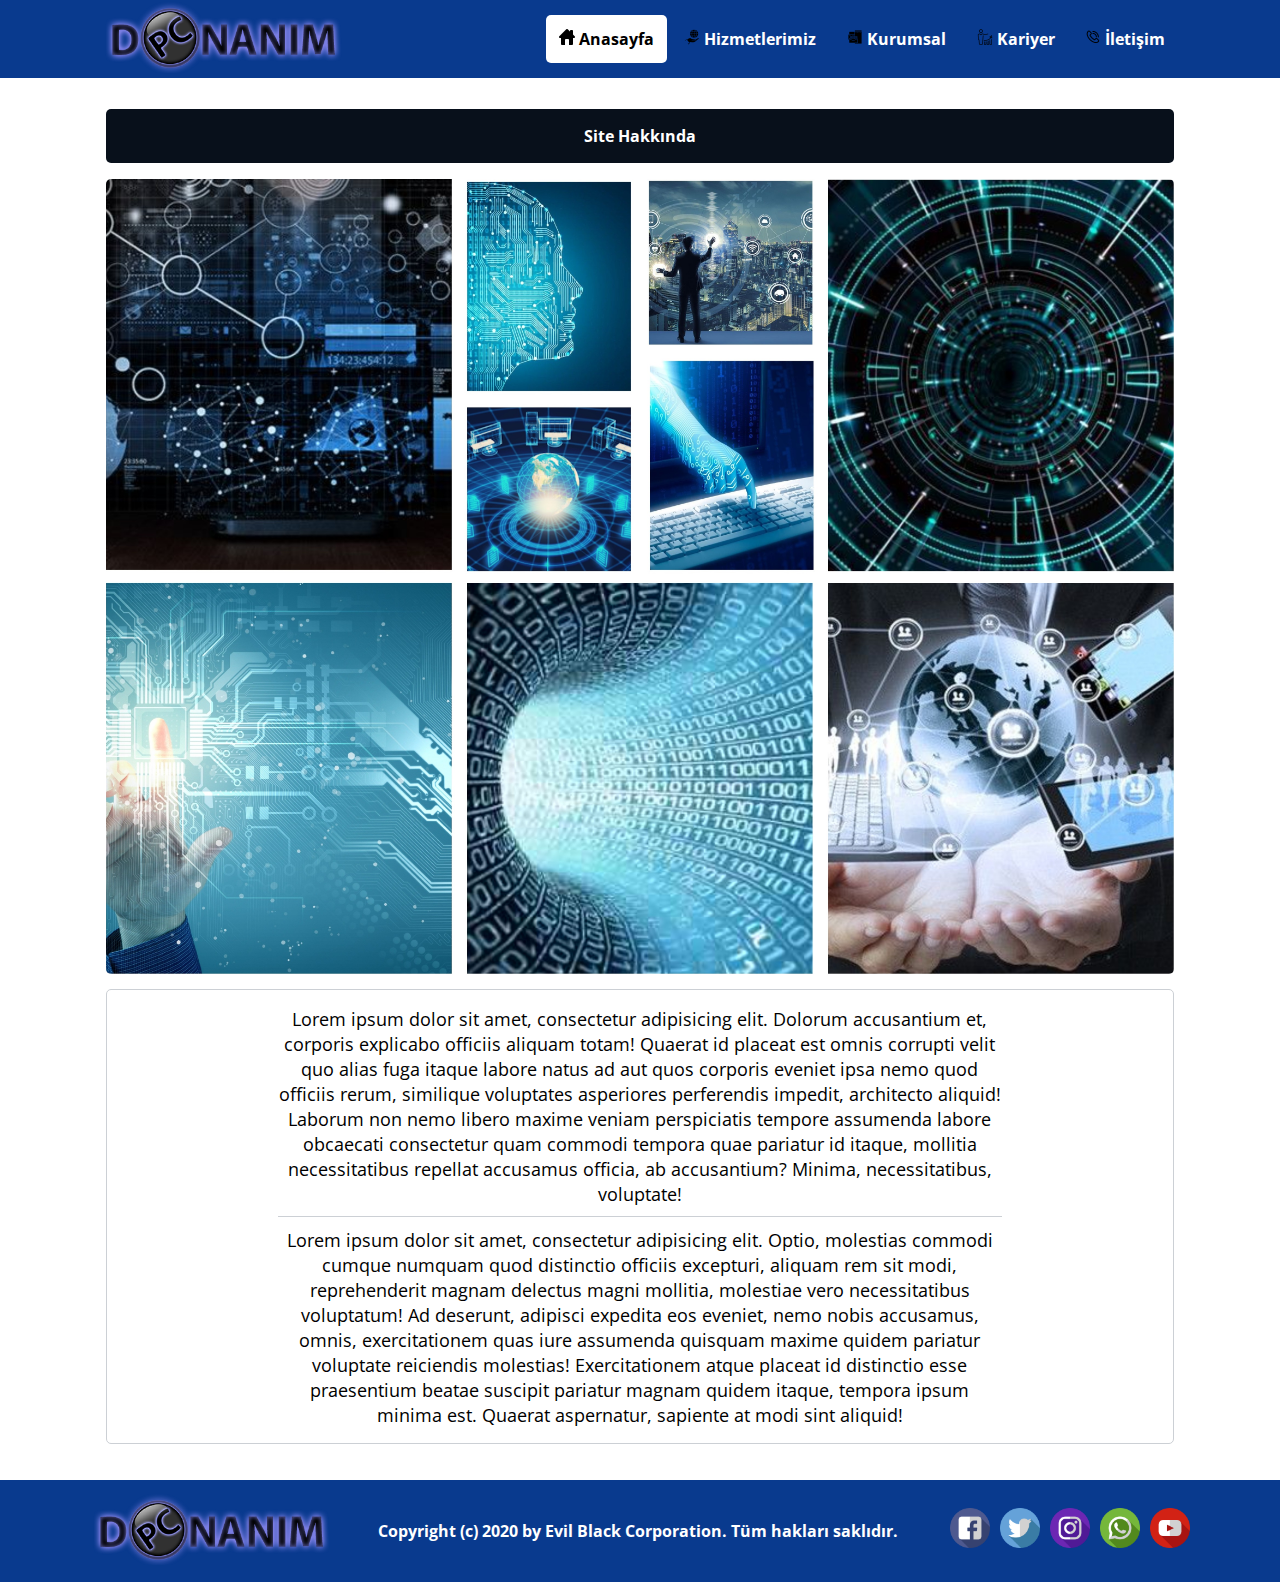
<file: index.html>
<!DOCTYPE html>
<html lang="tr" dir="ltr">
  <head>
    <meta charset="utf-8">
    <meta name="viewport" content="width=device-width, initial-scale=1.0">
    <link rel="stylesheet" href="./css/main.css">
    <link rel="stylesheet" href="./css/global.css">
    <link rel="stylesheet" media="(max-width:642px)"href="./css/mobile.css">
    <link rel="stylesheet" media="(max-width:921px)" href="./css/tablet.css">
    <link rel="preconnect" href="https://fonts.gstatic.com">
    <link href="https://fonts.googleapis.com/css2?family=Open+Sans:wght@400;700&display=swap" rel="stylesheet">
    <title>Donanım PC - Anasayfa</title>
  </head>
  <body>
    <!-- Header Başlangıç -->
    <header class="bg-dark-color">
      <div class="container">
        <nav id="navbar">
          <a href = "./index.html"><img src="img/logo.png" alt="Site Logo" class="logo" height="73px"></a>


          <ul>
            <li><a href="./index.html" class="anasayfa active"><img src="./img/home-icon.png" alt="" class="nav-icon">Anasayfa</a></li>
            <li><a href="./hizmetlerimiz.html" class="hizmetler not-active"><img src="./img/services-icon.png" class="nav-icon" alt="">Hizmetlerimiz</a></li>
            <li><a href="./kurumsal.html" class="kurumsal"><img src="./img/corporate-icon.png" class="nav-icon" alt="">Kurumsal</a></li>
            <li><a href="./kariyer.html" class="kariyer"><img src="./img/career-icon.png" class="nav-icon" alt="">Kariyer</a></li>
            <li><a href="./iletisim.html" class="iletisim.html"><img src="./img/communication-icon.png" class="nav-icon" alt="">İletişim</a></li>
          </ul>
        </nav>

      </div>
    </header>
    <!-- Header Son -->

    <div class="body-container">

    <section class="ana-icerik">
      <h1 class="ana-tanimlayici-baslik" style="margin-bottom: 1rem;">Site Hakkında</h1>
      <img src="./img/ana-icerik.jpg" alt="Tanıtıcı Resim" width="100%" class="tanitici-resim">
      <article class="ana-yazi">
        <p class="para para1">
          Lorem ipsum dolor sit amet, consectetur adipisicing elit. Dolorum accusantium et, corporis explicabo officiis aliquam totam! Quaerat id placeat est omnis corrupti velit quo alias fuga itaque labore natus ad aut quos corporis eveniet ipsa nemo quod officiis rerum, similique voluptates asperiores perferendis impedit, architecto aliquid! Laborum non nemo libero maxime veniam perspiciatis tempore assumenda labore obcaecati consectetur quam commodi tempora quae pariatur id itaque, mollitia necessitatibus repellat accusamus officia, ab accusantium? Minima, necessitatibus, voluptate!
        </p>

        <p class="para para2">
          Lorem ipsum dolor sit amet, consectetur adipisicing elit. Optio, molestias commodi cumque numquam quod distinctio officiis excepturi, aliquam rem sit modi, reprehenderit magnam delectus magni mollitia, molestiae vero necessitatibus voluptatum! Ad deserunt, adipisci expedita eos eveniet, nemo nobis accusamus, omnis, exercitationem quas iure assumenda quisquam maxime quidem pariatur voluptate reiciendis molestias! Exercitationem atque placeat id distinctio esse praesentium beatae suscipit pariatur magnam quidem itaque, tempora ipsum minima est. Quaerat aspernatur, sapiente at modi sint aliquid!
        </p>
      </article>
    </section>

  </div>
      <!-- Footer Başlangıç-->
      <footer id="bottom-side" class="bg-dark-color">
        <div class="footer-container">
          <div class="footer-icerik">
            <a href = "./index.html"><img src="img/logo.png" alt="Site Logo" class="logo" height="73px"></a>


            Copyright (c) 2020 by Evil Black Corporation. Tüm hakları saklıdır.

            <!-- Sosyal Medya-->
            <ul class="social-main">
              <li class="social"><a target="_blank"  href="https://www.facebook.com"><img class="social-icon social-facebook" src="./img/social-media-icons/facebook.png" alt="Facebook"></a></li>
              <li class="social"><a target="_blank"  href="https://www.twitter.com"><img class="social-icon social-twitter" src="./img/social-media-icons/twitter.png" alt="Twitter"></a></li>
              <li class="social"><a target="_blank"  href="https://www.instagram.com"><img class="social-icon social-instagram" src="./img/social-media-icons/instagram.png"  alt="Instagram"></a></li>
              <li class="social"><a target="_blank"  href="https://www.whatsapp.com"><img class="social-icon social-whatsapp" src="./img/social-media-icons/whatsapp.png" alt="WhatsApp"></a></li>
              <li class="social"><a target="_blank"  href="https://www.youtube.com"><img class="social-icon social-youtube" src="./img/social-media-icons/youtube.png" alt="YouTube"></a></li>
            </ul>
            <!-- Sosyal Medya-->
          </div>
        </div>
      </footer>
      <!-- Footer Son -->
  </body>
</html>
</file>
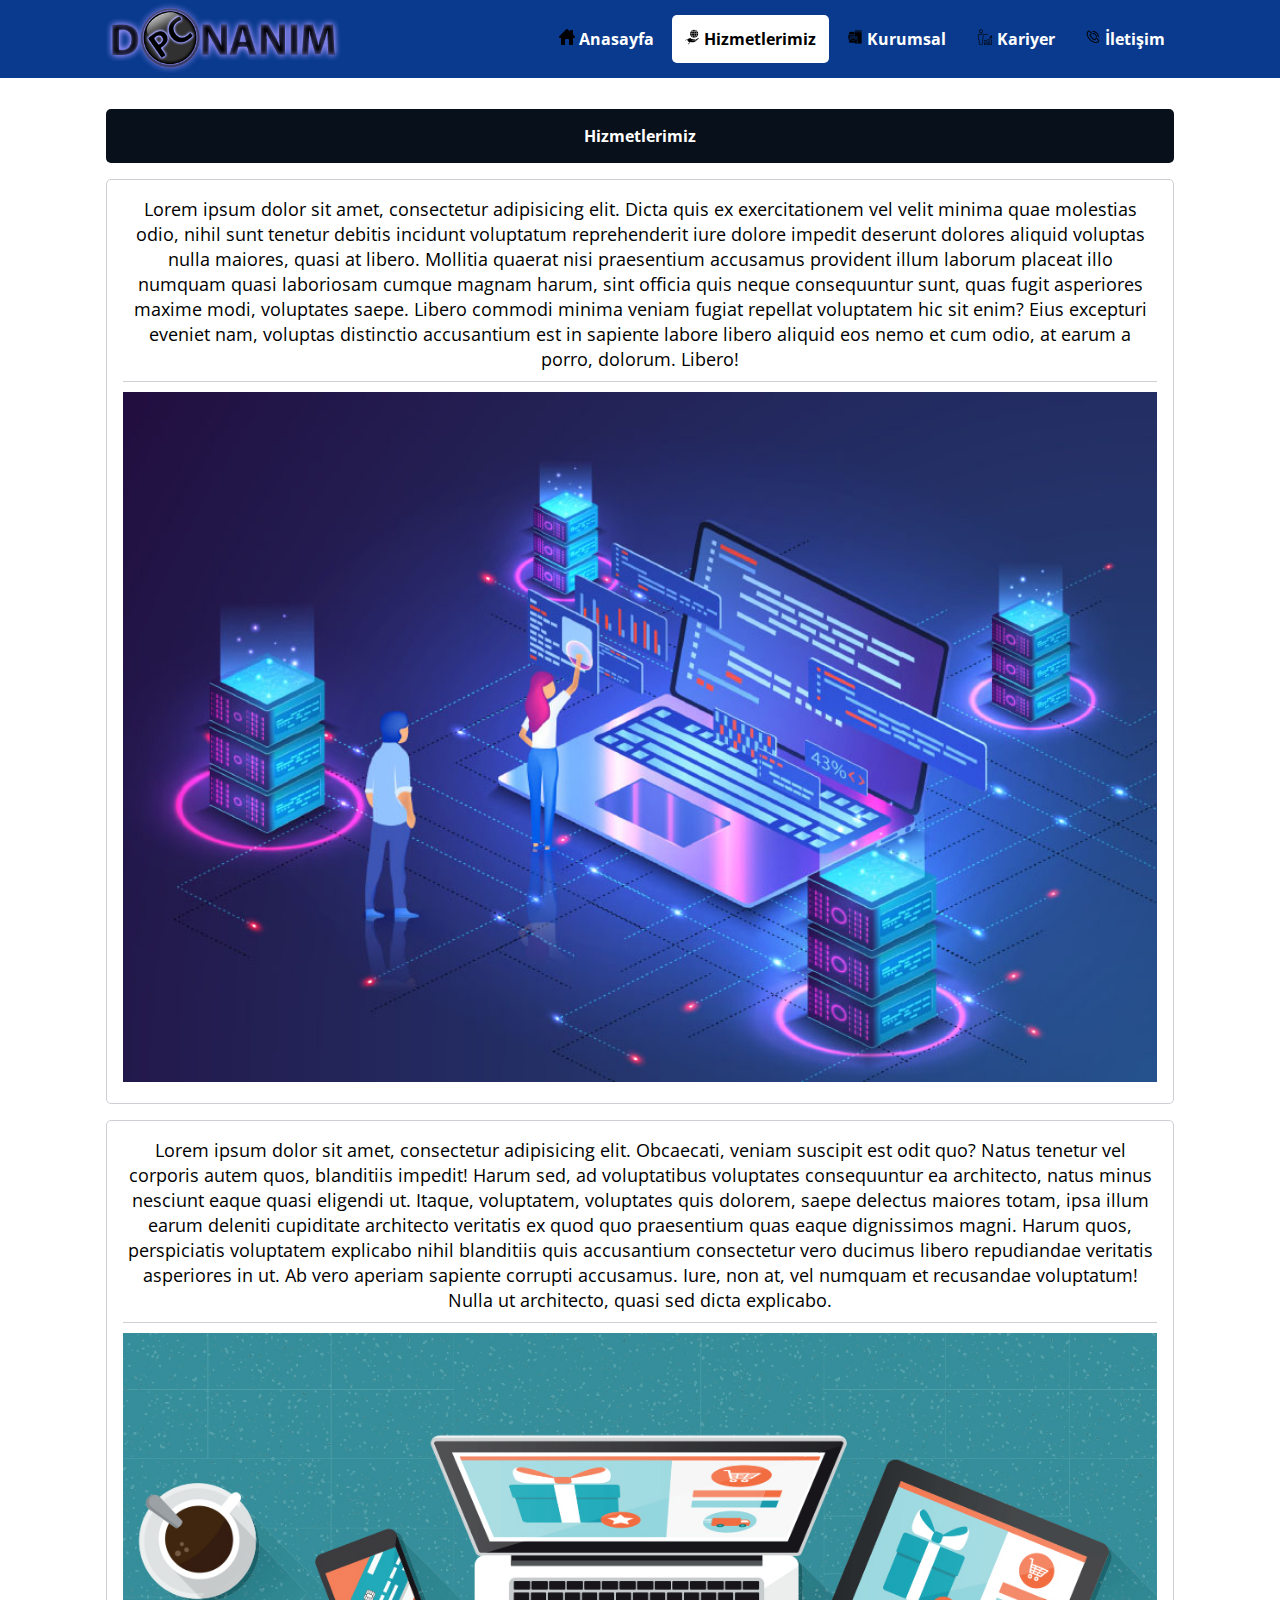
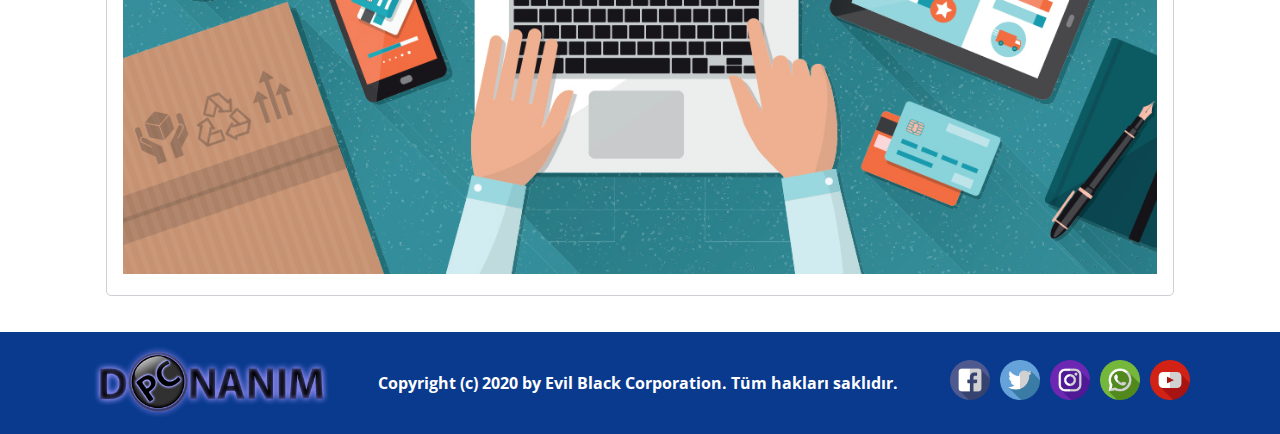
<file: hizmetlerimiz.html>
<!DOCTYPE html>
<html lang="tr" dir="ltr">
  <head>
    <meta charset="utf-8">
    <meta name="viewport" content="width=device-width, initial-scale=1.0">
    <link rel="stylesheet" href="./css/main.css">
    <link rel="stylesheet" href="./css/global.css">
    <link rel="stylesheet" media="(max-width:642px)"href="./css/mobile.css">
    <link rel="stylesheet" media="(max-width:921px)" href="./css/tablet.css">
    <link rel="preconnect" href="https://fonts.gstatic.com">
    <link href="https://fonts.googleapis.com/css2?family=Open+Sans:wght@400;700&display=swap" rel="stylesheet">
    <title>Donanım PC - Hizmetlerimiz</title>
  </head>
  <body>
    <!-- Header Başlangıç -->
    <header class="bg-dark-color">
      <div class="container">
        <nav id="navbar">
          <a href = "./index.html"><img src="img/logo.png" alt="Site Logo" class="logo" height="73px"></a>


          <ul>
            <li><a href="./index.html" class="anasayfa not-active"><img src="./img/home-icon.png" alt="" class="nav-icon">Anasayfa</a></li>
            <li><a href="./hizmetlerimiz.html" class="hizmetler active"><img src="./img/services-icon.png" class="nav-icon" alt="">Hizmetlerimiz</a></li>
            <li><a href="./kurumsal.html" class="kurumsal"><img src="./img/corporate-icon.png" class="nav-icon" alt="">Kurumsal</a></li>
            <li><a href="./kariyer.html" class="kariyer"><img src="./img/career-icon.png" class="nav-icon" alt="">Kariyer</a></li>
            <li><a href="./iletisim.html" class="iletisim.html"><img src="./img/communication-icon.png" class="nav-icon" alt="">İletişim</a></li>
          </ul>
        </nav>

      </div>
    </header>
    <!-- Header Son -->

    <div class="body-container">

    <section class="ana-icerik">

      <article class="hizmetlerimiz">
        <h1 class="ana-tanimlayici-baslik">Hizmetlerimiz</h1>
        <div class="hizmet hizmet-1">
          <p>Lorem ipsum dolor sit amet, consectetur adipisicing elit. Dicta quis ex exercitationem vel velit minima quae molestias odio, nihil sunt tenetur debitis incidunt voluptatum reprehenderit iure dolore impedit deserunt dolores aliquid voluptas nulla maiores, quasi at libero. Mollitia quaerat nisi praesentium accusamus provident illum laborum placeat illo numquam quasi laboriosam cumque magnam harum, sint officia quis neque consequuntur sunt, quas fugit asperiores maxime modi, voluptates saepe. Libero commodi minima veniam fugiat repellat voluptatem hic sit enim? Eius excepturi eveniet nam, voluptas distinctio accusantium est in sapiente labore libero aliquid eos nemo et cum odio, at earum a porro, dolorum. Libero!</p>
          <img src="./img/hizmetlerimiz-1.jpg" width="100%" height="100%" alt="">
        </div>
        <div class="hizmet hizmet-2">
          <p>
            Lorem ipsum dolor sit amet, consectetur adipisicing elit. Obcaecati, veniam suscipit est odit quo? Natus tenetur vel corporis autem quos, blanditiis impedit! Harum sed, ad voluptatibus voluptates consequuntur ea architecto, natus minus nesciunt eaque quasi eligendi ut. Itaque, voluptatem, voluptates quis dolorem, saepe delectus maiores totam, ipsa illum earum deleniti cupiditate architecto veritatis ex quod quo praesentium quas eaque dignissimos magni. Harum quos, perspiciatis voluptatem explicabo nihil blanditiis quis accusantium consectetur vero ducimus libero repudiandae veritatis asperiores in ut. Ab vero aperiam sapiente corrupti accusamus. Iure, non at, vel numquam et recusandae voluptatum! Nulla ut architecto, quasi sed dicta explicabo.
          </p>
          <img src="./img/hizmetlerimiz-2.jpg" width="100%" height="100%" alt="">
        </div>
      </article>
    </section>

  </div>

    <!-- Footer Başlangıç-->
    <footer id="bottom-side" class="bg-dark-color">
      <div class="footer-container">
        <div class="footer-icerik">
          <a href = "./index.html"><img src="img/logo.png" alt="Site Logo" class="logo" height="73px"></a>


          Copyright (c) 2020 by Evil Black Corporation. Tüm hakları saklıdır.

          <!-- Sosyal Medya-->
          <ul class="social-main">
            <li class="social"><a target="_blank" href="https://www.facebook.com"><img class="social-icon social-facebook" src="./img/social-media-icons/facebook.png" alt="Facebook"></a></li>
            <li class="social"><a target="_blank" href="https://www.twitter.com"><img class="social-icon social-twitter" src="./img/social-media-icons/twitter.png" alt="Twitter"></a></li>
            <li class="social"><a target="_blank" href="https://www.instagram.com"><img class="social-icon social-instagram" src="./img/social-media-icons/instagram.png"  alt="Instagram"></a></li>
            <li class="social"><a target="_blank" href="https://www.whatsapp.com"><img class="social-icon social-whatsapp" src="./img/social-media-icons/whatsapp.png" alt="WhatsApp"></a></li>
            <li class="social"><a target="_blank" href="https://www.youtube.com"><img class="social-icon social-youtube" src="./img/social-media-icons/youtube.png" alt="YouTube"></a></li>
          </ul>
          <!-- Sosyal Medya-->
        </div>
      </div>
    </footer>
    <!-- Footer Son -->
</body>
</html>
</file>
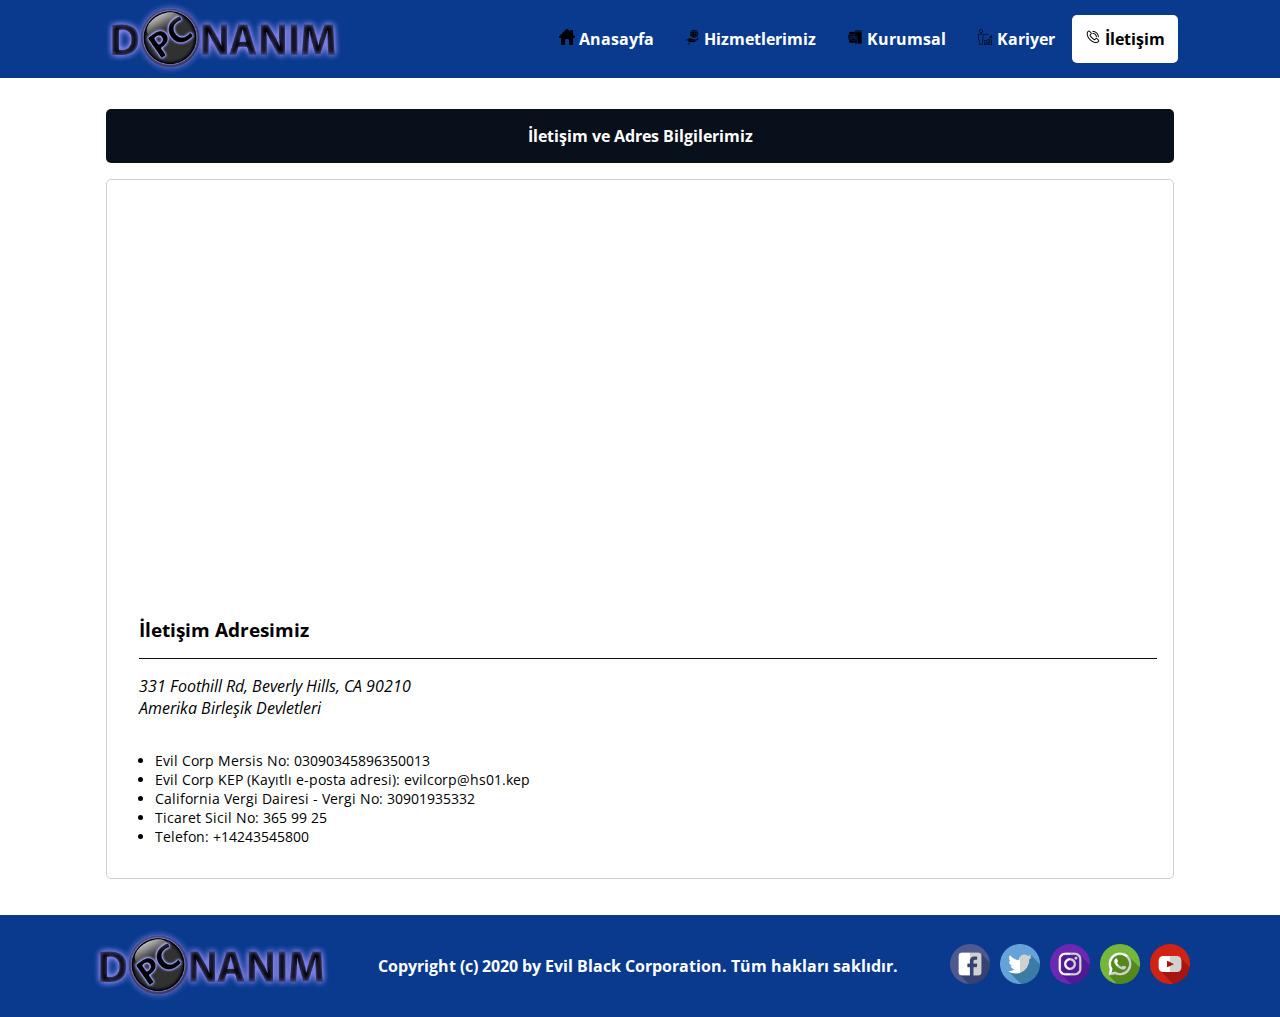
<file: iletisim.html>
<!DOCTYPE html>
<html lang="tr" dir="ltr">
  <head>
    <meta charset="utf-8">
    <meta name="viewport" content="width=device-width, initial-scale=1.0">
    <link rel="stylesheet" href="./css/main.css">
    <link rel="stylesheet" href="./css/global.css">
    <link rel="stylesheet" media="(max-width:642px)"href="./css/mobile.css">
    <link rel="stylesheet" media="(max-width:921px)" href="./css/tablet.css">
    <link rel="preconnect" href="https://fonts.gstatic.com">
    <link href="https://fonts.googleapis.com/css2?family=Open+Sans:wght@400;700&display=swap" rel="stylesheet">
    <title>Donanım PC - Kariyer</title>
  </head>
  <body>
    <!-- Header Başlangıç -->
    <header class="bg-dark-color">
      <div class="container">
        <nav id="navbar">
          <a href = "./index.html"><img src="img/logo.png" alt="Site Logo" class="logo" height="73px"></a>

          <ul>
            <li><a href="./index.html" class="anasayfa"><img src="./img/home-icon.png" alt="" class="nav-icon">Anasayfa</a></li>
            <li><a href="./hizmetlerimiz.html" class="hizmetler"><img src="./img/services-icon.png" class="nav-icon" alt="">Hizmetlerimiz</a></li>
            <li><a href="./kurumsal.html" class="kurumsal"><img src="./img/corporate-icon.png" class="nav-icon" alt="">Kurumsal</a></li>
            <li><a href="./kariyer.html" class="kariyer"><img src="./img/career-icon.png" class="nav-icon" alt="">Kariyer</a></li>
            <li><a href="./iletisim.html" class="iletisim active"><img src="./img/communication-icon.png" class="nav-icon" alt="">İletişim</a></li>
          </ul>
        </nav>

      </div>
    </header>
    <!-- Header Son -->

  <div class="body-container">

    <section class="ana-icerik">
      <article class="kariyer-imkanlari">
        <h1 class="ana-tanimlayici-baslik">İletişim ve Adres Bilgilerimiz</h1>

        <div class="iletisim-container">
          <div class="harita">
            <iframe src="https://www.google.com/maps/embed?pb=!1m18!1m12!1m3!1d251933.0292987577!2d-118.36917773533649!3d33.937277472163316!2m3!1f0!2f0!3f0!3m2!1i1024!2i768!4f13.1!3m3!1m2!1s0x80c2bc010521d3a7%3A0xc1945f305c645937!2sGoogle%20Beverly%20Hills!5e0!3m2!1str!2str!4v1605866515569!5m2!1str!2str" width="100%" height="400px;" frameborder="0" style="border:0;" allowfullscreen="" aria-hidden="false" tabindex="0"></iframe>

            <h3>İletişim Adresimiz</h3>
            <address class="">
              <ul class="adres-1">
                <li>331 Foothill Rd, Beverly Hills, CA 90210</li>
                <li>Amerika Birleşik Devletleri</li>
              </ul>
            </address>
            <ul class="listelenmis">
              <li>Evil Corp Mersis No: 03090345896350013</li>
              <li>Evil Corp KEP (Kayıtlı e-posta adresi): evilcorp@hs01.kep</li>
              <li>California Vergi Dairesi - Vergi No: 30901935332</li>
              <li>Ticaret Sicil No: 365 99 25</li>
              <li><a href="tel:+14243545800">Telefon: +14243545800</a></li>
            </ul>
          </div>
        </div>
      </article>
    </section>



  </div>

    <!-- Footer Başlangıç-->
    <footer id="bottom-side" class="bg-dark-color">
      <div class="footer-container">
        <div class="footer-icerik">
          <a href = "./index.html"><img src="img/logo.png" alt="Site Logo" class="logo" height="73px"></a>


          Copyright (c) 2020 by Evil Black Corporation. Tüm hakları saklıdır.

          <!-- Sosyal Medya-->
          <ul class="social-main">
            <li class="social"><a target="_blank" href="https://www.facebook.com"><img class="social-icon social-facebook" src="./img/social-media-icons/facebook.png" alt="Facebook"></a></li>
            <li class="social"><a target="_blank" href="https://www.twitter.com"><img class="social-icon social-twitter" src="./img/social-media-icons/twitter.png" alt="Twitter"></a></li>
            <li class="social"><a target="_blank" href="https://www.instagram.com"><img class="social-icon social-instagram" src="./img/social-media-icons/instagram.png"  alt="Instagram"></a></li>
            <li class="social"><a target="_blank" href="https://www.whatsapp.com"><img class="social-icon social-whatsapp" src="./img/social-media-icons/whatsapp.png" alt="WhatsApp"></a></li>
            <li class="social"><a target="_blank" href="https://www.youtube.com"><img class="social-icon social-youtube" src="./img/social-media-icons/youtube.png" alt="YouTube"></a></li>
          </ul>
          <!-- Sosyal Medya-->
        </div>
      </div>
    </footer>
    <!-- Footer Son -->
</body>
</html>
</file>
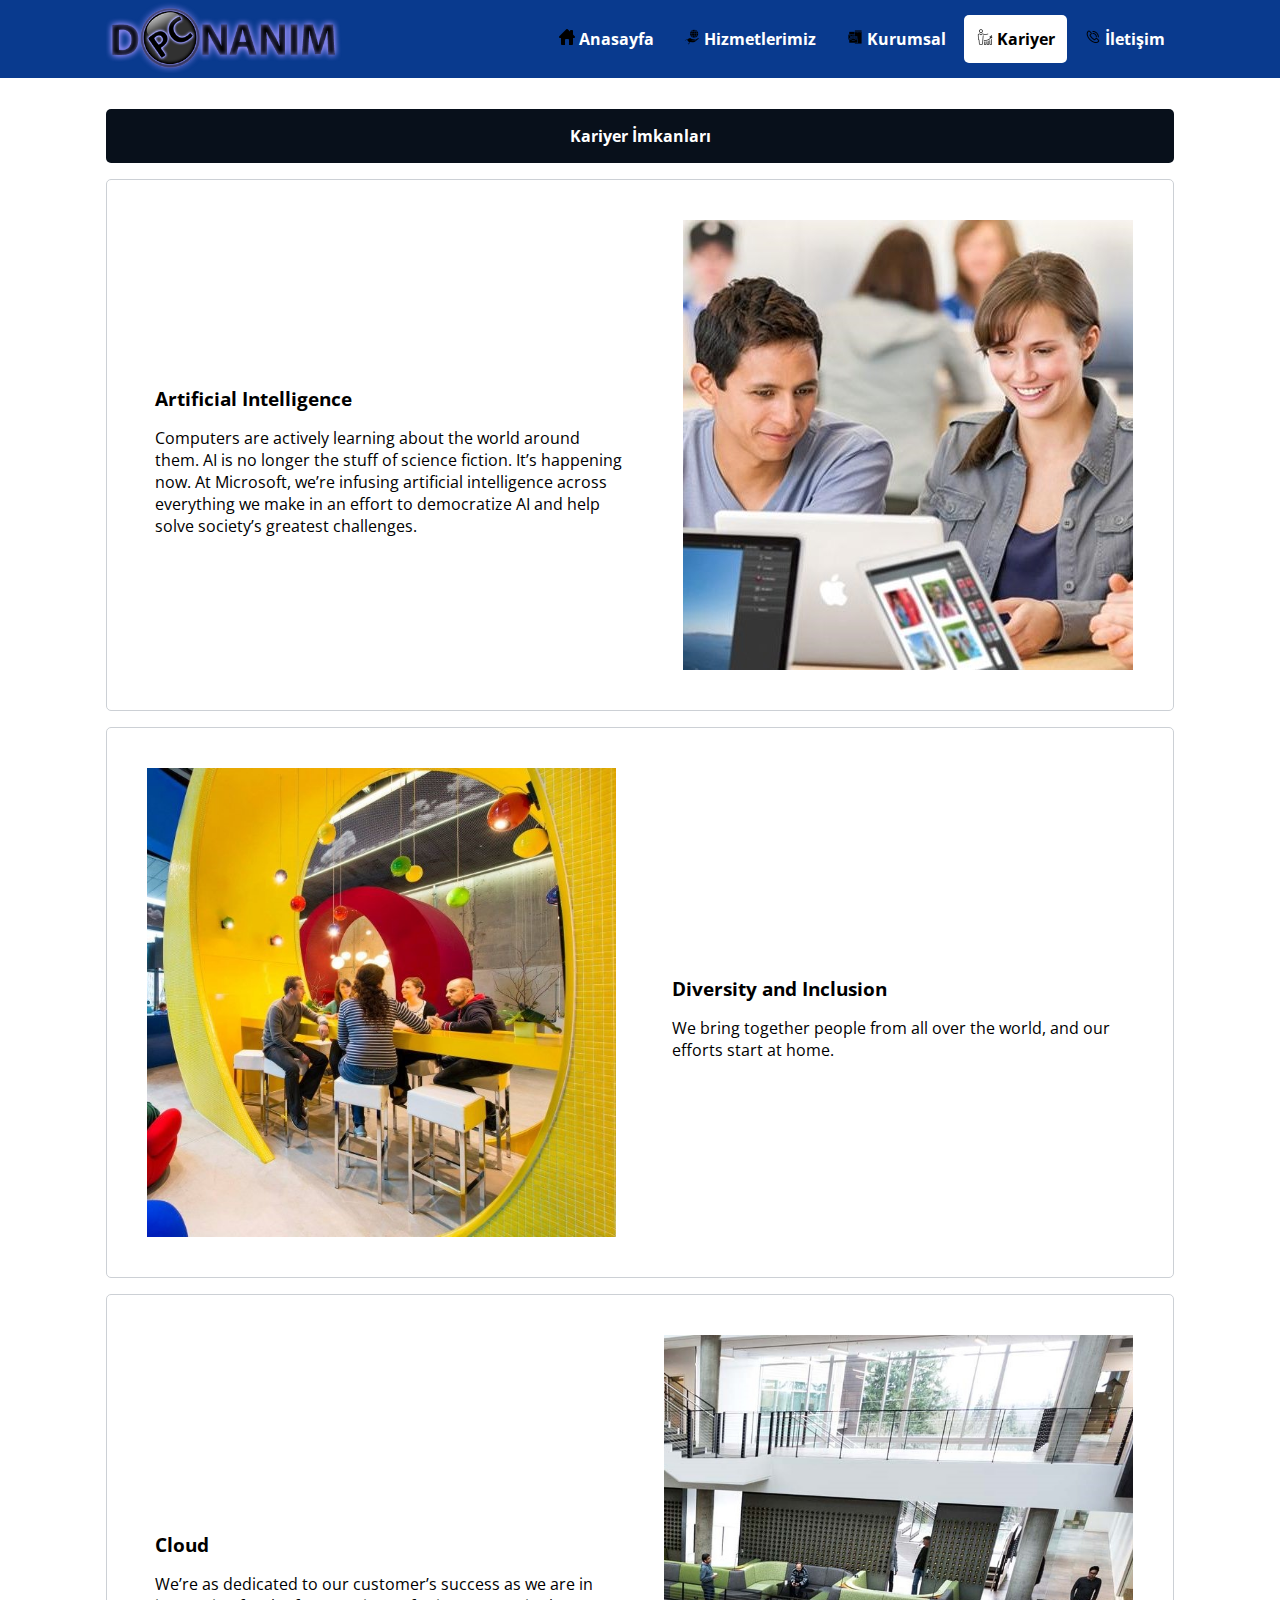
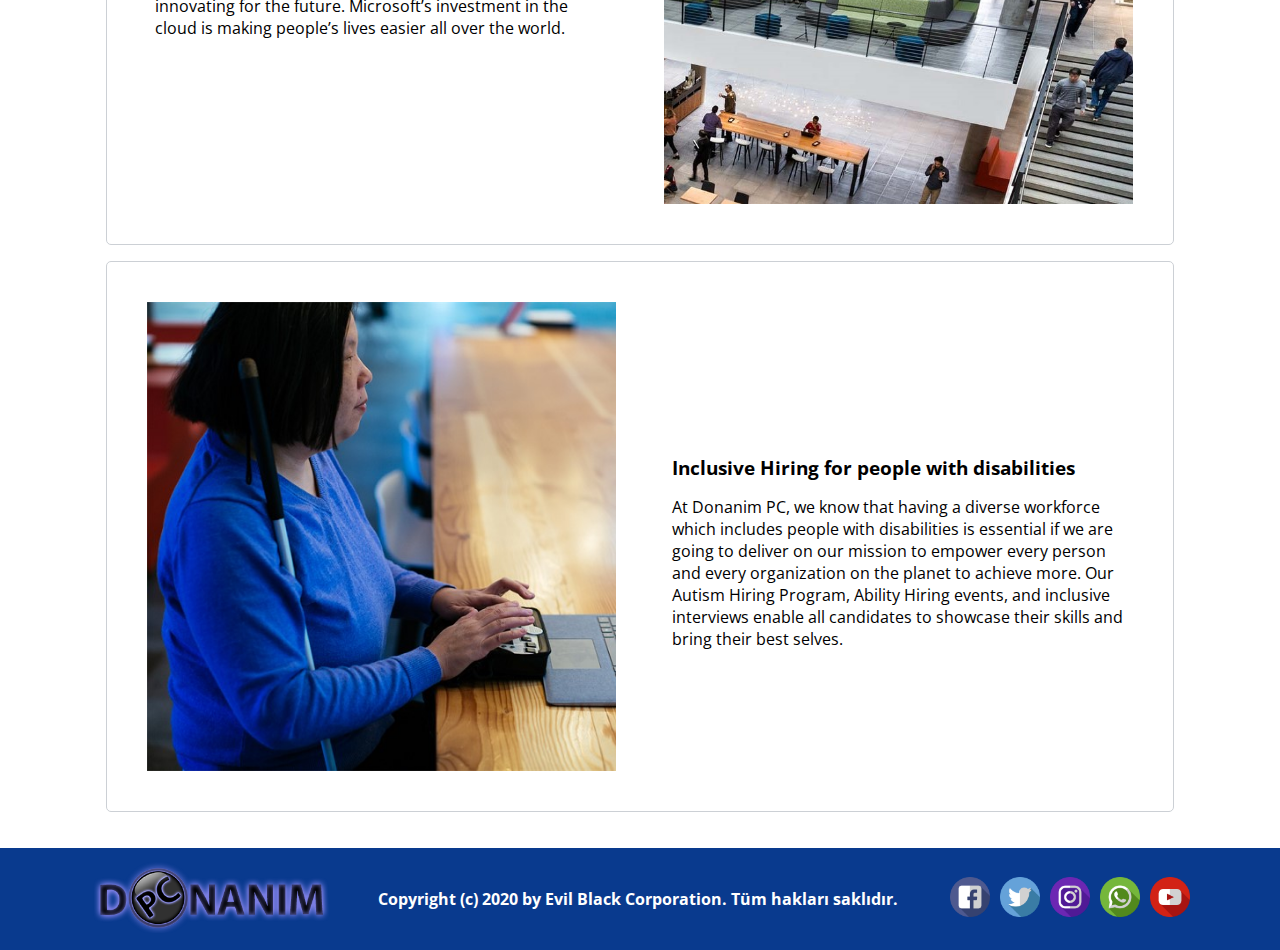
<file: kariyer.html>
<!DOCTYPE html>
<html lang="tr" dir="ltr">
  <head>
    <meta charset="utf-8">
    <meta name="viewport" content="width=device-width, initial-scale=1.0">
    <link rel="stylesheet" href="./css/main.css">
    <link rel="stylesheet" href="./css/global.css">
    <link rel="stylesheet" media="(max-width:642px)"href="./css/mobile.css">
    <link rel="stylesheet" media="(max-width:921px)" href="./css/tablet.css">
    <link rel="preconnect" href="https://fonts.gstatic.com">
    <link href="https://fonts.googleapis.com/css2?family=Open+Sans:wght@400;700&display=swap" rel="stylesheet">
    <title>Donanım PC - Kariyer</title>
  </head>
  <body>
    <!-- Header Başlangıç -->
    <header class="bg-dark-color">
      <div class="container">
        <nav id="navbar">
          <a href = "./index.html"><img src="img/logo.png" alt="Site Logo" class="logo" height="73px"></a>


          <ul>
            <li><a href="./index.html" class="anasayfa"><img src="./img/home-icon.png" alt="" class="nav-icon">Anasayfa</a></li>
            <li><a href="./hizmetlerimiz.html" class="hizmetler"><img src="./img/services-icon.png" class="nav-icon" alt="">Hizmetlerimiz</a></li>
            <li><a href="./kurumsal.html" class="kurumsal"><img src="./img/corporate-icon.png" class="nav-icon" alt="">Kurumsal</a></li>
            <li><a href="./kariyer.html" class="kariyer active"><img src="./img/career-icon.png" class="nav-icon" alt="">Kariyer</a></li>
            <li><a href="./iletisim.html" class="iletisim.html"><img src="./img/communication-icon.png" class="nav-icon" alt="">İletişim</a></li>
          </ul>
        </nav>

      </div>
    </header>
    <!-- Header Son -->

    <div class="body-container">

    <section class="ana-icerik">
      <article class="kariyer-imkanlari">
        <h1 class="ana-tanimlayici-baslik">Kariyer İmkanları</h1>
        <div class="kariyer-container kariyer-container-duz">
          <div class="content">
            <h3>Artificial Intelligence</h3>

            <p class="kariyer-para-left">
              Computers are actively learning about the world around them. AI is no longer the stuff of science fiction. It’s happening now. At Microsoft, we’re infusing artificial intelligence across everything we make in an effort to democratize AI and help solve society’s greatest challenges.
            </p>
          </div>
          <img src="./img/career1.jpg" alt="" class="kariyer-img kariyer-mobil-img">
        </div>

        <div class="kariyer-container kariyer-container-ters">
          <img src="./img/career2.jpg" alt="" class="kariyer-img kariyer-mobil-img">
          <div class="content">
            <h3>Diversity and Inclusion</h3>

            <p class="kariyer-para-right">
              We bring together people from all over the world, and our efforts start at home.
            </p>
          </div>
        </div>
        <div class="kariyer-container kariyer-container-duz">
          <div class="content">
            <h3>Cloud</h3>

            <p class="kariyer-para-left">
              We’re as dedicated to our customer’s success as we are in innovating for the future. Microsoft’s investment in the cloud is making people’s lives easier all over the world.
            </p>
          </div>
          <img src="./img/career3.jpg" alt="" class="kariyer-img kariyer-mobil-img">
        </div>

        <div class="kariyer-container kariyer-container-ters">
          <img src="./img/career4.jpg" alt="" class="kariyer-img kariyer-mobil-img">

          <div class="content">
            <h3>Inclusive Hiring for people with disabilities</h3>

            <p class="kariyer-para-right">
              At Donanim PC, we know that having a diverse workforce which includes people with disabilities is essential if we are going to deliver on our mission to empower every person and every organization on the planet to achieve more. Our Autism Hiring Program, Ability Hiring events, and inclusive interviews enable all candidates to showcase their skills and bring their best selves.
            </p>
          </div>

        </div>
      </article>
    </section>



  </div>

    <!-- Footer Başlangıç-->
    <footer id="bottom-side" class="bg-dark-color">
      <div class="footer-container">
        <div class="footer-icerik">
          <a href = "./index.html"><img src="img/logo.png" alt="Site Logo" class="logo" height="73px"></a>


          Copyright (c) 2020 by Evil Black Corporation. Tüm hakları saklıdır.

          <!-- Sosyal Medya-->
          <ul class="social-main">
            <li class="social"><a target="_blank" href="https://www.facebook.com"><img class="social-icon social-facebook" src="./img/social-media-icons/facebook.png" alt="Facebook"></a></li>
            <li class="social"><a target="_blank" href="https://www.twitter.com"><img class="social-icon social-twitter" src="./img/social-media-icons/twitter.png" alt="Twitter"></a></li>
            <li class="social"><a target="_blank" href="https://www.instagram.com"><img class="social-icon social-instagram" src="./img/social-media-icons/instagram.png"  alt="Instagram"></a></li>
            <li class="social"><a target="_blank" href="https://www.whatsapp.com"><img class="social-icon social-whatsapp" src="./img/social-media-icons/whatsapp.png" alt="WhatsApp"></a></li>
            <li class="social"><a target="_blank" href="https://www.youtube.com"><img class="social-icon social-youtube" src="./img/social-media-icons/youtube.png" alt="YouTube"></a></li>
          </ul>
          <!-- Sosyal Medya-->
        </div>
      </div>
    </footer>
    <!-- Footer Son -->
</body>
</html>
</file>
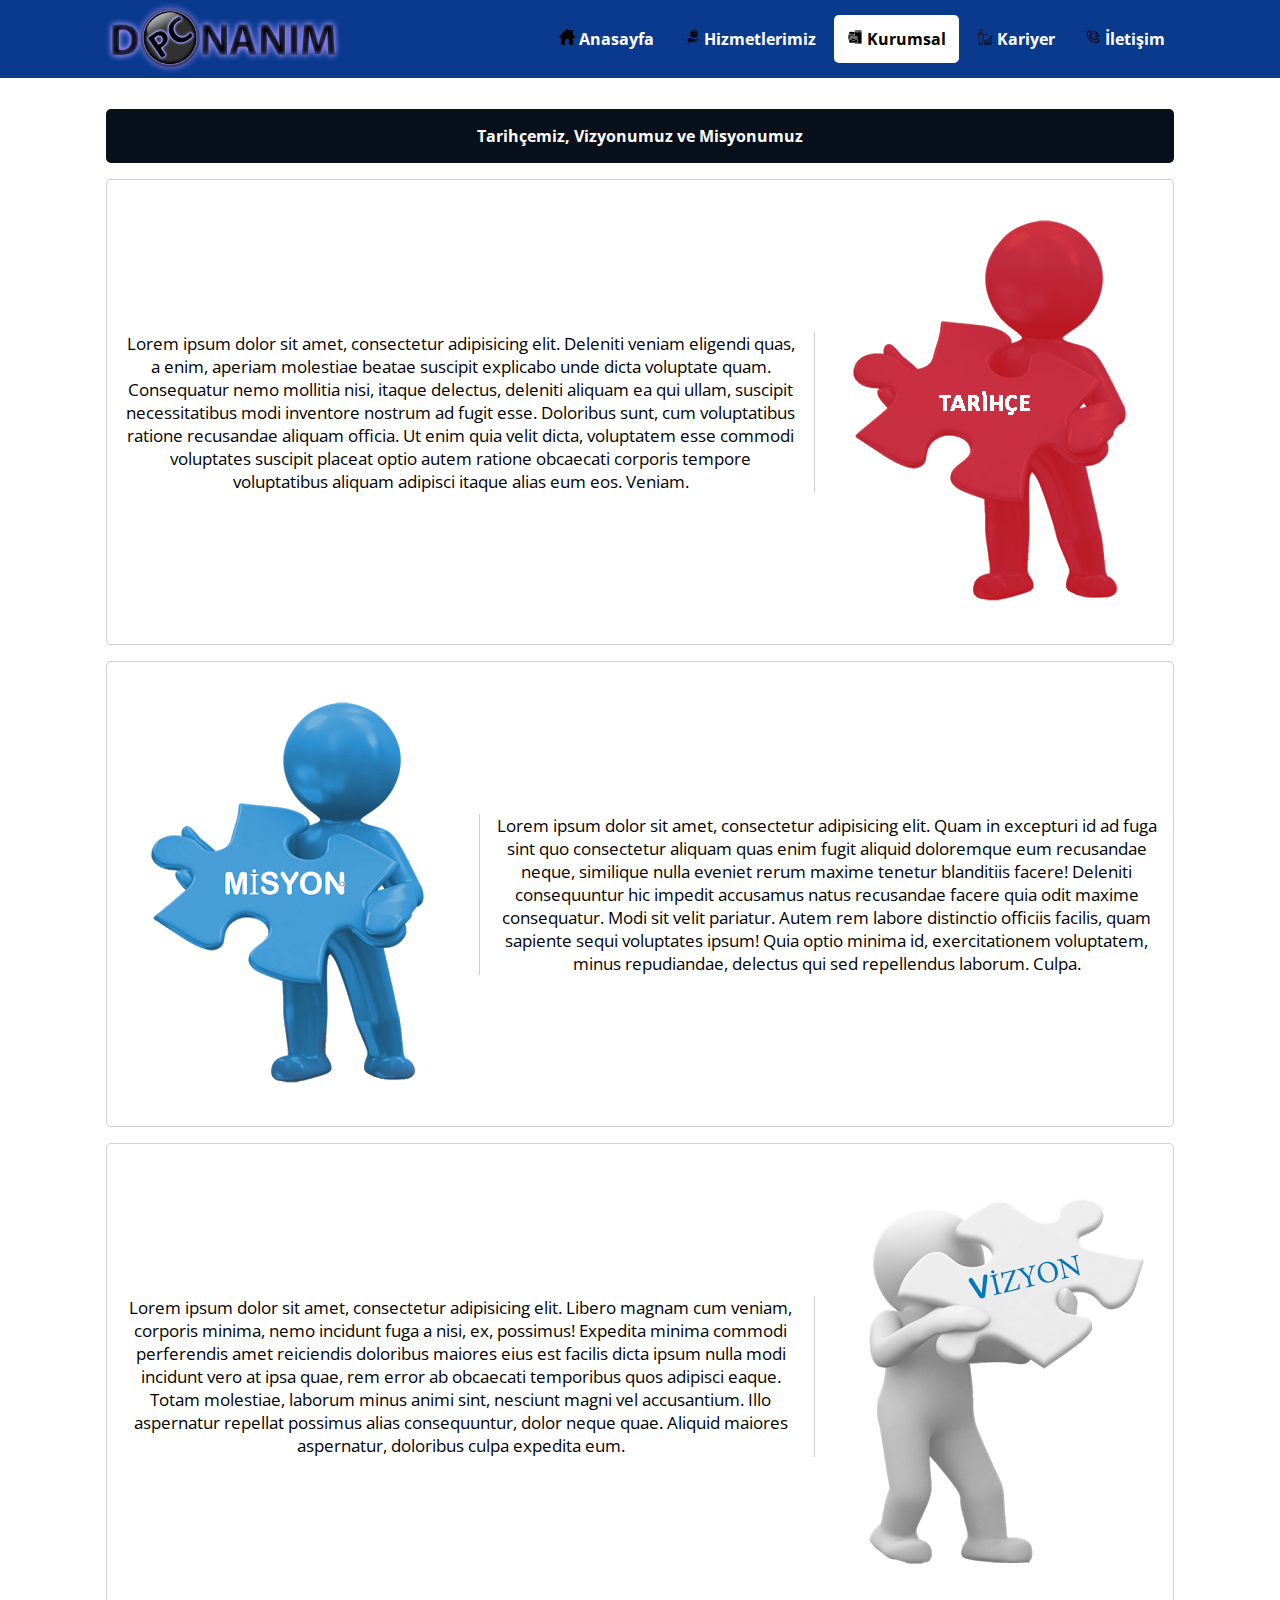
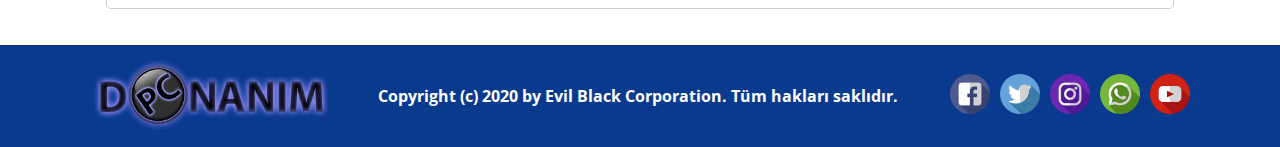
<file: kurumsal.html>
<!DOCTYPE html>
<html lang="tr" dir="ltr">
  <head>
    <meta charset="utf-8">
    <meta name="viewport" content="width=device-width, initial-scale=1.0">
    <link rel="stylesheet" href="./css/main.css">
    <link rel="stylesheet" href="./css/global.css">
    <link rel="stylesheet" media="(max-width:642px)"href="./css/mobile.css">
    <link rel="stylesheet" media="(max-width:921px)" href="./css/tablet.css">
    <link rel="preconnect" href="https://fonts.gstatic.com">
    <link href="https://fonts.googleapis.com/css2?family=Open+Sans:wght@400;700&display=swap" rel="stylesheet">
    <link rel="shortcut icon" href="./img/favicon.ico" type="image/x-icon">
    <link rel="icon" href="./img/favicon.ico" type="image/x-icon">
    <title>Donanım PC - Kurumsal</title>
  </head>
  <body>
    <!-- Header Başlangıç -->
    <header class="bg-dark-color">
      <div class="container">
        <nav id="navbar">
          <a href = "./index.html"><img src="img/logo.png" alt="Site Logo" class="logo" height="73px"></a>


          <ul>
            <li><a href="./index.html" class="anasayfa"><img src="./img/home-icon.png" alt="" class="nav-icon">Anasayfa</a></li>
            <li><a href="./hizmetlerimiz.html" class="hizmetler"><img src="./img/services-icon.png" class="nav-icon" alt="">Hizmetlerimiz</a></li>
            <li><a href="./kurumsal.html" class="kurumsal active"><img src="./img/corporate-icon.png" class="nav-icon" alt="">Kurumsal</a></li>
            <li><a href="./kariyer.html" class="kariyer"><img src="./img/career-icon.png" class="nav-icon" alt="">Kariyer</a></li>
            <li><a href="./iletisim.html" class="iletisim.html"><img src="./img/communication-icon.png" class="nav-icon" alt="">İletişim</a></li>
          </ul>
        </nav>

      </div>
    </header>
    <!-- Header Son -->

    <div class="body-container">

    <section class="ana-icerik">

      <article class="kurumsallik">
        <h1 class="ana-tanimlayici-baslik">Tarihçemiz, Vizyonumuz ve Misyonumuz</h1>
        <div class="kurumsal tarihce">
          <p class="right mobil">
            Lorem ipsum dolor sit amet, consectetur adipisicing elit. Deleniti veniam eligendi quas, a enim, aperiam molestiae beatae suscipit explicabo unde dicta voluptate quam. Consequatur nemo mollitia nisi, itaque delectus, deleniti aliquam ea qui ullam, suscipit necessitatibus modi inventore nostrum ad fugit esse. Doloribus sunt, cum voluptatibus ratione recusandae aliquam officia. Ut enim quia velit dicta, voluptatem esse commodi voluptates suscipit placeat optio autem ratione obcaecati corporis tempore voluptatibus aliquam adipisci itaque alias eum eos. Veniam.
          </p>
          <img src="./img/tarihce.png" alt="" class="kurumsal-img">
        </div>
        <div class="kurumsal misyon">
          <img src="./img/misyon.png" class="kurumsal-img-not-for-mobile" alt="">
          <p class="left mobil">
            Lorem ipsum dolor sit amet, consectetur adipisicing elit. Quam in excepturi id ad fuga sint quo consectetur aliquam quas enim fugit aliquid doloremque eum recusandae neque, similique nulla eveniet rerum maxime tenetur blanditiis facere! Deleniti consequuntur hic impedit accusamus natus recusandae facere quia odit maxime consequatur. Modi sit velit pariatur. Autem rem labore distinctio officiis facilis, quam sapiente sequi voluptates ipsum! Quia optio minima id, exercitationem voluptatem, minus repudiandae, delectus qui sed repellendus laborum. Culpa.
          </p>
          <img src="./img/misyon.png" class="kurumsal-img-mobile" alt="">

        </div>

        <div class="kurumsal vizyon">
          <p class="right mobil">
            Lorem ipsum dolor sit amet, consectetur adipisicing elit. Libero magnam cum veniam, corporis minima, nemo incidunt fuga a nisi, ex, possimus! Expedita minima commodi perferendis amet reiciendis doloribus maiores eius est facilis dicta ipsum nulla modi incidunt vero at ipsa quae, rem error ab obcaecati temporibus quos adipisci eaque. Totam molestiae, laborum minus animi sint, nesciunt magni vel accusantium. Illo aspernatur repellat possimus alias consequuntur, dolor neque quae. Aliquid maiores aspernatur, doloribus culpa expedita eum.
          </p>
          <img src="./img/vizyon.png" alt="" class="kurumsal-img">
        </div>

      </article>
    </section>



  </div>

    <!-- Footer Başlangıç-->
    <footer id="bottom-side" class="bg-dark-color">
      <div class="footer-container">
        <div class="footer-icerik">
          <a href = "./index.html"><img src="img/logo.png" alt="Site Logo" class="logo" height="73px"></a>


          Copyright (c) 2020 by Evil Black Corporation. Tüm hakları saklıdır.

          <!-- Sosyal Medya-->
          <ul class="social-main">
            <li class="social"><a target="_blank" href="https://www.facebook.com"><img class="social-icon social-facebook" src="./img/social-media-icons/facebook.png" alt="Facebook"></a></li>
            <li class="social"><a target="_blank" href="https://www.twitter.com"><img class="social-icon social-twitter" src="./img/social-media-icons/twitter.png" alt="Twitter"></a></li>
            <li class="social"><a target="_blank" href="https://www.instagram.com"><img class="social-icon social-instagram" src="./img/social-media-icons/instagram.png"  alt="Instagram"></a></li>
            <li class="social"><a target="_blank" href="https://www.whatsapp.com"><img class="social-icon social-whatsapp" src="./img/social-media-icons/whatsapp.png" alt="WhatsApp"></a></li>
            <li class="social"><a target="_blank" href="https://www.youtube.com"><img class="social-icon social-youtube" src="./img/social-media-icons/youtube.png" alt="YouTube"></a></li>
          </ul>
          <!-- Sosyal Medya-->
        </div>
      </div>
    </footer>
    <!-- Footer Son -->
</body>
</html>
</file>
<file: css/main.css>
* {
  margin: 0;
  padding: 0;
  box-sizing: border-box;
}
html{
  font-family: 'Open Sans', sans-serif;
}
header{
  margin: auto;
}
#navbar{
  display: flex;
  padding: 0 0.75rem;
  height: auto;
  justify-content: space-between;
  align-items: center;

}
#navbar ul {

  list-style-type: none;
  display: flex;
  align-items: center;
}

header .container{
  max-width: 1100px;
  margin: 0 auto;
}

.nav-icon{
  margin-right: 0.25rem;
}
.body-container{
  max-width: 1100px;
  margin: auto;
  margin-top: 15px;
  text-align: center;

}
section.ana-icerik{
  padding: 1rem;
}
.tanitici-resim{
  margin-bottom: 10px;
  border-radius: 5px;
}
article.ana-yazi{
  border: 0.75px solid #CCD0D5;

  border-radius: 5px;
  padding: 1rem;
}
footer#bottom-side{
  padding: 0.75rem;
  height: auto;
  margin-top: 20px;
  font-weight: 700;
  color:#fff;


}
.footer-container{
  max-width: 1100px;
  margin: 0 auto;

}
.footer-icerik{
  display: flex;
  justify-content: space-between;
  align-items: center;
  margin: auto;
  text-align: center;
}
footer#bottom-side h5{
  opacity: 0.8;
}

.social-icon{
  width: 40px;
  margin-left: 10px;
}
ul.social-main{
  list-style-type: none;
  display: flex;
}
p.para{
  max-width: 70%;
  margin: 0 auto;
  ;
}
p.para1{
  border-bottom: 0.7px solid #CCD0D5;
  padding-bottom: 10px;
  font-size: 1.15rem;
}
p.para2{
  padding-top: 10px;
  font-size: 1.15rem;
}

div.hizmet{
  border: 0.5px solid #CCD0D5;
  border-radius: 5px;
  padding: 1rem;
  margin-top: 1rem;
}

div.hizmet p{
  margin-bottom: : 0.5rem;
  font-size: 1.15rem;
  border-bottom: 0.5px solid #CCD0D5;
  padding-bottom: 10px;
}

div.hizmet img{
  padding-top: 10px;
}

div.kurumsal{
  border: 0.5px solid #CCD0D5;
  border-radius: 5px;
  padding: 1rem;
  margin-top: 1rem;
  display: flex;
  align-items: center;
}

div.kurumsal p.right{
  margin-right: 0.5rem;
  font-size: 1.05rem;
  border-right: 0.5px solid #CCD0D5;
  padding-right: 1rem;
}

div.kurumsal p.left{
  font-size: 1.05rem;
  margin-left: 0.5rem;
  border-left: 0.5px solid #CCD0D5;
  padding-left: 1rem;
}

div.kurumsal img, div.kariyer-container .kariyer-img, .harita{
  padding: 1.5rem;
  width: 50%;
  height: 50%
}

div.kurumsal img.kurumsal-img{
  padding-right: 10px;
}

.kurumsal-img-mobile{
  display: none;
}

div.kariyer-container{
  border: 0.5px solid #CCD0D5;
  border-radius: 5px;
  padding: 1rem;
  margin-top: 1rem;
  display: flex;
  align-items: center;
}

h1.ana-tanimlayici-baslik{
  font-size: 1rem;
  height: auto;
  background-color: #08101b;
  border-radius: 5px;
  color: #fff;
  padding: 1rem ;
  margin: 0 auto;
  text-align: center;
}

div.kurumsal p.right{
  margin-right: 0.5rem;
  font-size: 1.05rem;
  border-right: 0.5px solid #CCD0D5;
  padding-right: 1rem;
}

div.kurumsal p.left{
  font-size: 1.05rem;
  margin-left: 0.5rem;
  border-left: 0.5px solid #CCD0D5;
  padding-left: 1rem;
}

div.kariyer-container .content{
  display: block;
  text-align: left;
  padding: 2rem 2rem 0 2rem;
}

div.kariyer-container .content h3{
  margin-bottom: 1rem;
}

div.iletisim-container{
  border-radius: 5px;
  margin-top: 1rem;
  display: flex;
  flex-direction: column;
  height: auto;
}
div.iletisim-container .harita,div.iletisim-container .content{
  border: 0.5px solid #CCD0D5;
  border-radius: 5px;
  padding: 1rem;
  margin: 0 auto;
}

div.iletisim-container .content{
  margin-top: 1rem;
}
div.harita{
  width: 100%;
  text-align: left;
}
div.harita h3{
  margin-bottom: 1rem;
  margin-top: 1rem;
  padding-bottom: 1rem;
  border-bottom: 0.5px solid #08101b;
  margin-left: 1rem;

}
div.harita{
  cursor: default;
}
div.harita ul{
  list-style-type: none;
  margin-left: 1rem;
}
div.harita ul.listelenmis{
  margin-top: 1rem;
  padding: 1rem;
  list-style-type: disc;
  font-size: 0.9rem;
}

div.harita ul.listelenmis a{
  color: #000;
}
div.harita ul.listelenmis a:hover{
  color: #7e7e7e;
}
</file>
<file: css/global.css>
.bg-dark-color{
  background-color: #093a8e;
}
.bg-light-color{
  background-color: #5367fc;
}
#navbar ul li a.active{
  color: #000;
  border-radius: 5px;
  background-color: #fff;

}
#navbar ul li a{
  font-weight: bold;
  margin-left: 5px;
  padding: 0.8rem;
  height: auto;
  border-radius: 5px;
}
#navbar ul li a:hover{
  background-color: #fff;
  color: #000;
  border-radius: 5px ;
}

a{
  text-decoration: none;
  color: #fff;
}
</file>
<file: css/mobile.css>
#navbar{
  display: flex;
  height: auto !important;
}

#navbar ul{
display: flex;
flex-direction: column;
margin-top: 10px;
}
#navbar ul li a{
  text-align: center;
  display: block;
  margin-bottom: 10px;
  padding: 0.3rem;
}
.footer-icerik{

  display: flex;
  flex-direction: column;
  align-items: center;
  margin: auto;
}
.social{
  margin-top: 15px;
}

.ana-icerik{
  margin-top: 15px;

}

div.kurumsal{
  border: 0.5px solid #CCD0D5;
  border-radius: 5px;
  padding: 1rem;
  margin-top: 1rem;
  display: flex;
  flex-direction: column;
  align-items: center;
  text-align: center;
}

div.kurumsal p.mobil{
  border: none;
  border-bottom: 0.5px solid #CCD0D5;
  padding: 1.5rem;
  font-size: 1rem;
}

div.kurumsal img{
  padding-left: 10px;
  width: 50%;
  height: 50%
}
.kurumsal-img, .kurumsal-img-mobile{
  display: block;
  padding: 1.5rem;
}
.kurumsal-img-not-for-mobile{
  display: none;
}

div.kariyer-container-duz{
  border: 0.5px solid #CCD0D5;
  border-radius: 5px;
  padding: 1rem;
  margin-top: 1rem;
  display: flex;
  flex-direction: column;
  align-items: center;
  text-align: center;
}

div.kariyer-container-ters{
  flex-direction: column-reverse;

}

div.kariyer-container p{
  border-bottom: 0.5px solid #CCD0D5;
  padding-bottom: 1rem;
}

div.kariyer-container img.kariyer-mobil-img{
  width: 100%;
  height: 100%;
}
div.kariyer-container p.kariyer-para-left{
  border:none;
  border-bottom: 0.5px solid #CCD0D5;
  padding-bottom: 1rem;
}
</file>
<file: css/tablet.css>
#navbar{
  flex-direction: column;
  justify-content: flex-start;
  height: 125px;
}
.reklam{
  display: none;
}
.ana-icerik{
  margin-top: 15px;
}
#navbar ul li a{
  text-align: center;
  display: block;
  margin-bottom: 10px;
  padding: 0.6rem;
}
.footer-icerik{
  flex-direction: column;
}
ul.social-main{
  margin-top: 15px;

}
</file>
